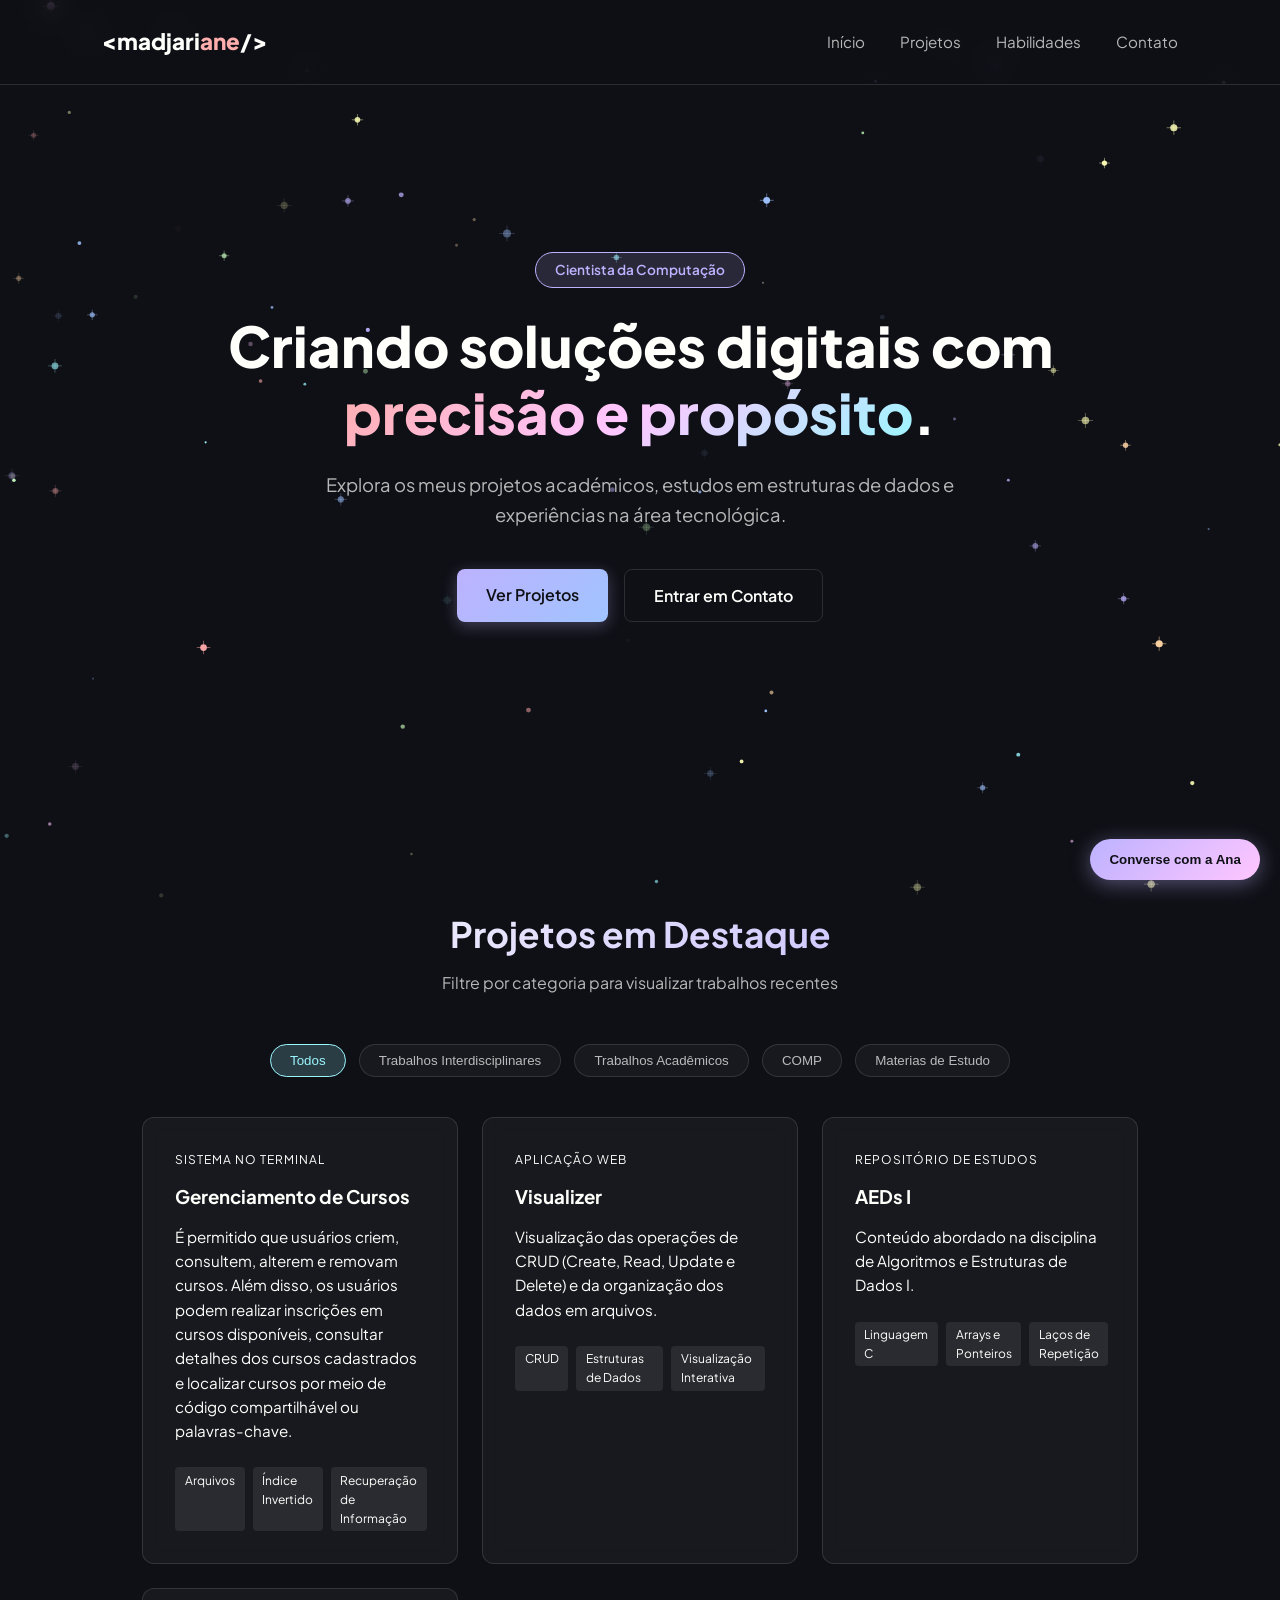
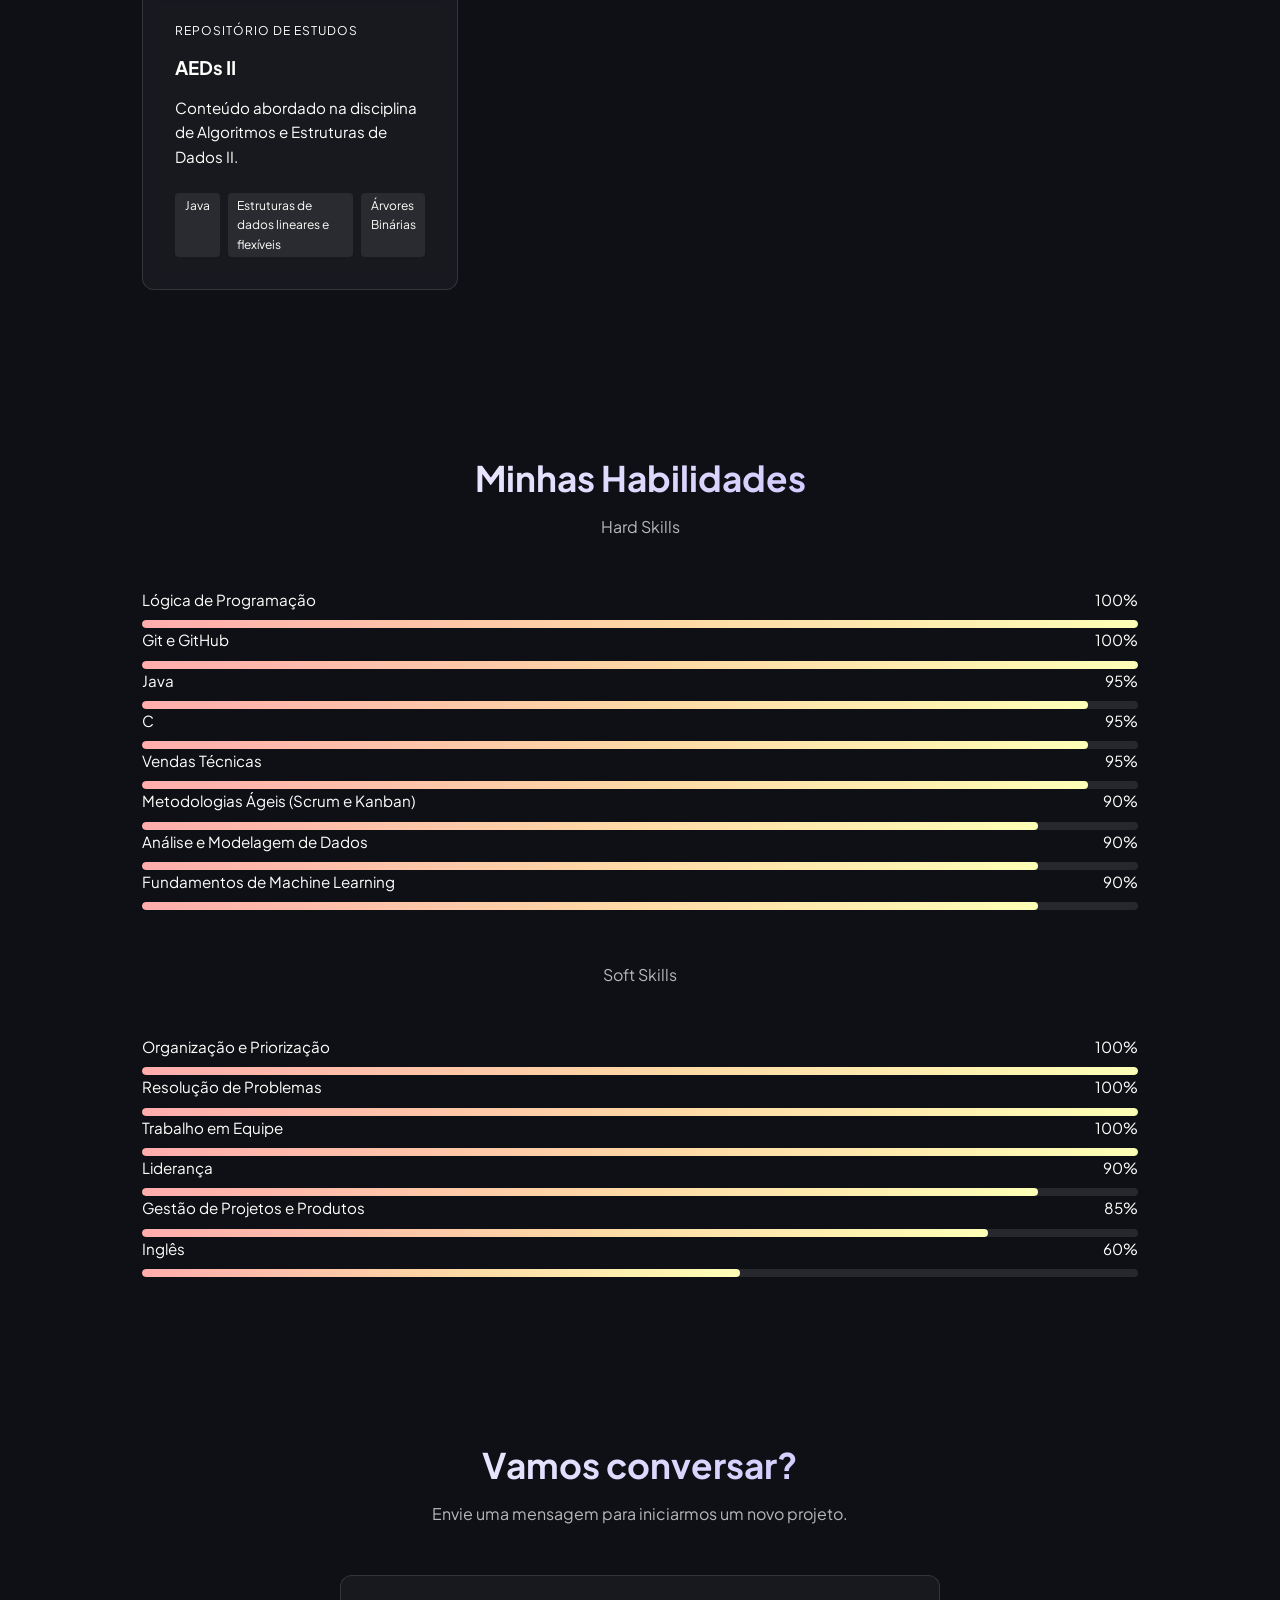
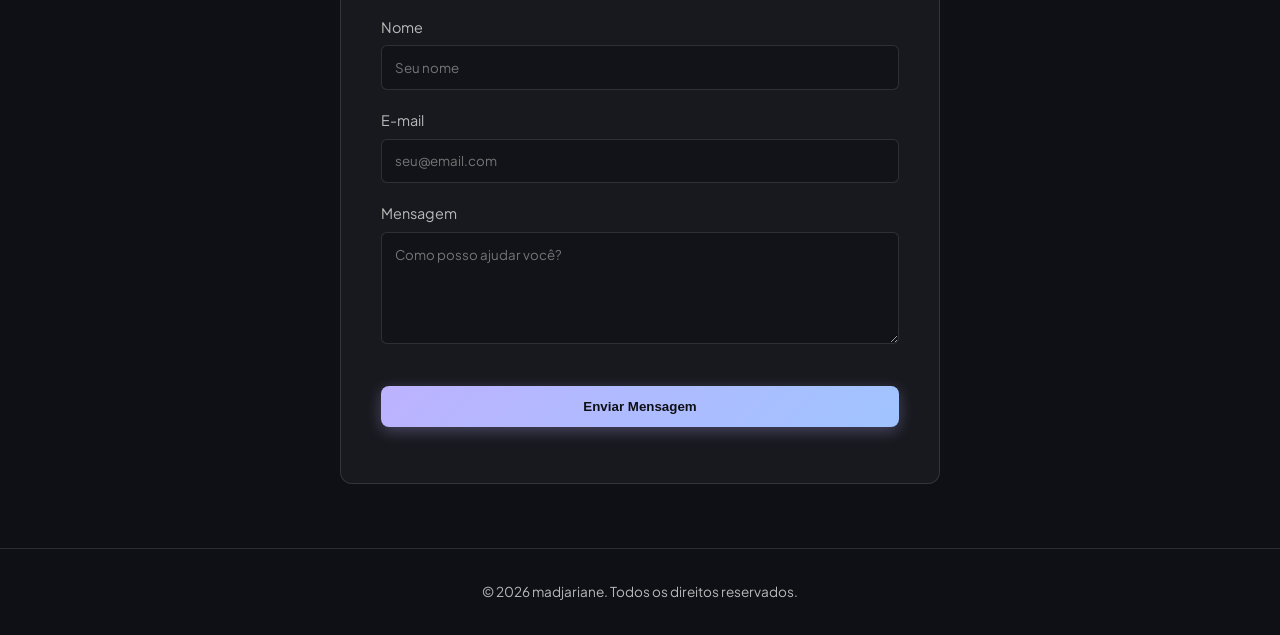
<file: index.html>
<!DOCTYPE html>
<html lang="pt-BR">
<head>
  <meta charset="UTF-8">
  <meta name="viewport" content="width=device-width, initial-scale=1.0">
  <title>madjariane</title>
  
  <!-- Fonte do Google Fonts -->
  <link rel="preconnect" href="https://fonts.googleapis.com">
  <link rel="preconnect" href="https://fonts.gstatic.com" crossorigin>
  <link href="https://fonts.googleapis.com/css2?family=Plus+Jakarta+Sans:wght@300;400;500;600;700;800&display=swap" rel="stylesheet">
  
  <!-- Arquivo CSS Externo -->
  <link rel="stylesheet" href="style.css">
</head>
<body>

  <!-- Canvas de Fundo (Sparkles) -->
  <canvas id="bg-canvas"></canvas>

  <!-- Cabeçalho / Navegação -->
  <header class="navbar">
    <div class="logo">&lt;madjari<span>ane</span>/&gt;</div>
    <nav>
      <a href="#hero">Início</a>
      <a href="#projects">Projetos</a>
      <a href="#skills">Habilidades</a>
      <a href="#contact">Contato</a>
    </nav>
  </header>

  <main>
    <!-- Seção Hero -->
    <section id="hero" class="hero">
      <div class="hero-content">
        <span class="badge">Cientista da Computação</span>
        <h1>Criando soluções digitais com <span>precisão e propósito</span>.</h1>
        <p>Explora os meus projetos académicos, estudos em estruturas de dados e experiências na área tecnológica.</p>
        <div class="hero-actions">
          <a href="#projects" class="btn btn-primary">Ver Projetos</a>
          <a href="#contact" class="btn btn-secondary">Entrar em Contato</a>
        </div>
      </div>
    </section>

    <!-- Seção Projetos -->
    <section id="projects" class="projects">
      <div class="section-title">
        <h2>Projetos em Destaque</h2>
        <p>Filtre por categoria para visualizar trabalhos recentes</p>
      </div>

      <div class="filter-bar">
        <button class="filter-btn active" data-filter="all">Todos</button>
        <button class="filter-btn" data-filter="ti">Trabalhos Interdisciplinares</button>
        <button class="filter-btn" data-filter="ta">Trabalhos Acadêmicos</button>
        <button class="filter-btn" data-filter="comp">COMP</button>
        <button class="filter-btn" data-filter="me">Materias de Estudo</button>
        </div>

        <div class="projects-grid">
        
        <!-- ti -->


        <!-- ta -->
        <a href="https://github.com/anemadjarian/AEDs3.git" target="_blank" rel="noopener noreferrer" class="project-card" data-category="ta">
            <div class="card-tag">Sistema no Terminal</div>
            <h3>Gerenciamento de Cursos</h3>
            <p>É permitido que usuários criem, consultem, alterem e removam cursos. Além disso, os usuários podem realizar inscrições em cursos disponíveis, consultar detalhes dos cursos cadastrados e localizar cursos por meio de código compartilhável ou palavras-chave.</p>
            <div class="card-techs">
            <span>Arquivos</span>
            <span>Índice Invertido</span>
            <span>Recuperação de Informação</span>
            </div>
        </a>

        <a href="https://anemadjarian.github.io/Visualizer/" target="_blank" rel="noopener noreferrer" class="project-card" data-category="ta">
            <div class="card-tag">Aplicação Web</div>
            <h3>Visualizer</h3>
            <p>Visualização das operações de CRUD (Create, Read, Update e Delete) e da organização dos dados em arquivos.</p>
            <div class="card-techs">
            <span>CRUD</span>
            <span>Estruturas de Dados</span>
            <span>Visualização Interativa</span>
            </div>
        </a>

        <!-- comp -->

        <!-- me -->
         <a href="https://github.com/anemadjarian/AEDs1.git" target="_blank" rel="noopener noreferrer" class="project-card" data-category="me">
            <div class="card-tag">Repositório de Estudos</div>
            <h3>AEDs I</h3>
            <p>Conteúdo abordado na disciplina de Algoritmos e Estruturas de Dados I.</p>
            <div class="card-techs">
            <span>Linguagem C</span>
            <span>Arrays e Ponteiros</span>
            <span>Laços de Repetição</span>
            </div>
        </a>

        <a href="https://github.com/anemadjarian/AEDs2.git" target="_blank" rel="noopener noreferrer" class="project-card" data-category="me">
            <div class="card-tag">Repositório de Estudos</div>
            <h3>AEDs II</h3>
            <p>Conteúdo abordado na disciplina de Algoritmos e Estruturas de Dados II.</p>
            <div class="card-techs">
            <span>Java</span>
            <span>Estruturas de dados lineares e flexíveis</span>
            <span>Árvores Binárias</span>
            </div>
        </a>

        </div>
    </section>

    <!-- Seção Habilidades -->
    <section id="skills" class="skills">
      <div class="section-title">
        <h2>Minhas Habilidades</h2>
        <p>Hard Skills</p>
      </div>

        <div class="skill-item">
          <div class="skill-info">
            <span>Lógica de Programação</span>
            <span>100%</span>
          </div>
          <div class="skill-bar"><div class="skill-progress" style="width: 100%;"></div></div>
        </div>

        <div class="skill-item">
          <div class="skill-info">
            <span>Git e GitHub</span>
            <span>100%</span>
          </div>
          <div class="skill-bar"><div class="skill-progress" style="width: 100%;"></div></div>
        </div>

        <div class="skill-item">
          <div class="skill-info">
            <span>Java</span>
            <span>95%</span>
          </div>
          <div class="skill-bar"><div class="skill-progress" style="width: 95%;"></div></div>
        </div>

        <div class="skill-item">
          <div class="skill-info">
            <span>C</span>
            <span>95%</span>
          </div>
          <div class="skill-bar"><div class="skill-progress" style="width: 95%;"></div></div>
        </div>

        <div class="skill-item">
          <div class="skill-info">
            <span>Vendas Técnicas</span>
            <span>95%</span>
          </div>
          <div class="skill-bar"><div class="skill-progress" style="width: 95%;"></div></div>
        </div>
      </div>

        <div class="skill-item">
          <div class="skill-info">
            <span>Metodologias Ágeis (Scrum e Kanban)</span>
            <span>90%</span>
          </div>
          <div class="skill-bar"><div class="skill-progress" style="width: 90%;"></div></div>
        </div>

        <div class="skill-item">
          <div class="skill-info">
            <span>Análise e Modelagem de Dados</span>
            <span>90%</span>
          </div>
          <div class="skill-bar"><div class="skill-progress" style="width: 90%;"></div></div>
        </div>

        <div class="skill-item">
          <div class="skill-info">
            <span>Fundamentos de Machine Learning</span>
            <span>90%</span>
          </div>
          <div class="skill-bar"><div class="skill-progress" style="width: 90%;"></div></div>
        </div>

        <div class="section-title">
        </br></br>
        <p>Soft Skills</p>
      </div>

      <div class="skill-item">
          <div class="skill-info">
            <span>Organização e Priorização</span>
            <span>100%</span>
          </div>
          <div class="skill-bar"><div class="skill-progress" style="width: 100%;"></div></div>
        </div>

        <div class="skill-item">
          <div class="skill-info">
            <span>Resolução de Problemas</span>
            <span>100%</span>
          </div>
          <div class="skill-bar"><div class="skill-progress" style="width: 100%;"></div></div>
        </div>

        <div class="skill-item">
          <div class="skill-info">
            <span>Trabalho em Equipe</span>
            <span>100%</span>
          </div>
          <div class="skill-bar"><div class="skill-progress" style="width: 100%;"></div></div>
        </div>

        <div class="skill-item">
          <div class="skill-info">
            <span>Liderança</span>
            <span>90%</span>
          </div>
          <div class="skill-bar"><div class="skill-progress" style="width: 90%;"></div></div>
        </div>

        <div class="skill-item">
          <div class="skill-info">
            <span>Gestão de Projetos e Produtos</span>
            <span>85%</span>
          </div>
          <div class="skill-bar"><div class="skill-progress" style="width: 85%;"></div></div>
        </div>

        <div class="skill-item">
          <div class="skill-info">
            <span>Inglês</span>
            <span>60%</span>
          </div>
          <div class="skill-bar"><div class="skill-progress" style="width: 60%;"></div></div>
        </div>

      
    </section>


    <!-- Seção Contato -->
    <section id="contact" class="contact">
      <div class="section-title">
        <h2>Vamos conversar?</h2>
        <p>Envie uma mensagem para iniciarmos um novo projeto.</p>
      </div>

      <form id="contact-form" class="contact-form">
        <div class="form-group">
          <label for="name">Nome</label>
          <input type="text" id="name" required placeholder="Seu nome">
        </div>
        <div class="form-group">
          <label for="email">E-mail</label>
          <input type="email" id="email" required placeholder="seu@email.com">
        </div>
        <div class="form-group">
          <label for="message">Mensagem</label>
          <textarea id="message" rows="5" required placeholder="Como posso ajudar você?"></textarea>
        </div>
        <button type="submit" class="btn btn-primary btn-full">Enviar Mensagem</button>
        <p id="form-status" class="form-status"></p>
      </form>
    </section>
  </main>

  <footer>
    <p>&copy; 2026 madjariane. Todos os direitos reservados.</p>
  </footer>

  <!-- Widget do Chatbot de IA -->
  <div id="ai-chat-widget" class="ai-widget">
    <button id="ai-chat-toggle" class="ai-toggle-btn">Converse com a Ana</button>
    
    <div id="ai-chat-box" class="ai-chat-box hidden">
      <div class="ai-chat-header">
        <span>Assistente da Ane</span>
        <button id="ai-chat-close">&times;</button>
      </div>
      <div id="ai-messages" class="ai-messages">
        <div class="message ai-msg">Olá! Sou a Ana, a assistente virtual da Ane. Como posso te ajudar?</div>
      </div>
      <div class="ai-input-area">
        <input type="text" id="ai-input" placeholder="Pergunte algo sobre a Ane...">
        <button id="ai-send-btn">Enviar</button>
      </div>
    </div>
  </div>

  <!-- Arquivo JavaScript Externo -->
  <script src="script.js"></script>
</body>
</html>
</file>
<file: style.css>
:root {
  /* Paleta Pastel Transcrita */
  --powder-blush: #ffadadff;
  --apricot-cream: #ffd6a5ff;
  --cream: #fdffb6ff;
  --tea-green: #caffbfff;
  --electric-aqua: #9bf6ffff;
  --baby-blue-ice: #a0c4ffff;
  --periwinkle: #bdb2ffff;
  --mauve: #ffc6ffff;
  --porcelain: #fffffcff;

  /* Cores de suporte */
  --bg-dark: #0f1016;
  --bg-card: rgba(255, 255, 252, 0.04);
  --border-light: rgba(255, 255, 252, 0.12);
  --text-main: #fffffc;
  --text-muted: rgba(255, 255, 252, 0.7);
}

* {
  box-sizing: border-box;
  margin: 0;
  padding: 0;
}

body {
  font-family: 'Plus Jakarta Sans', sans-serif;
  background-color: var(--bg-dark);
  color: var(--text-main);
  overflow-x: hidden;
  position: relative;
  line-height: 1.6;
}

/* Canvas de Fundo Animado */
#bg-canvas {
  position: fixed;
  top: 0;
  left: 0;
  width: 100vw;
  height: 100vh;
  z-index: -1;
  pointer-events: none;
}

/* Barra de Navegação */
.navbar {
  display: flex;
  justify-content: space-between;
  align-items: center;
  padding: 1.5rem 8%;
  background: rgba(15, 16, 22, 0.7);
  backdrop-filter: blur(12px);
  position: fixed;
  top: 0;
  width: 100%;
  z-index: 100;
  border-bottom: 1px solid var(--border-light);
}

.logo {
  font-weight: 800;
  font-size: 1.4rem;
  color: var(--porcelain);
}

.logo span {
  color: var(--powder-blush);
}

.navbar nav a {
  color: var(--text-muted);
  text-decoration: none;
  margin-left: 2rem;
  transition: color 0.3s ease;
  font-size: 0.95rem;
}

.navbar nav a:hover {
  color: var(--electric-aqua);
}

/* Layout Geral de Seções */
section {
  padding: 6rem 8% 4rem;
  max-width: 1200px;
  margin: 0 auto;
}

.section-title {
  text-align: center;
  margin-bottom: 3rem;
}

.section-title h2 {
  font-size: 2.2rem;
  background: linear-gradient(135deg, var(--porcelain), var(--periwinkle));
  -webkit-background-clip: text;
  -webkit-text-fill-color: transparent;
  margin-bottom: 0.5rem;
}

.section-title p {
  color: var(--text-muted);
}

/* Seção Hero */
.hero {
  min-height: 90vh;
  display: flex;
  align-items: center;
  justify-content: center;
  text-align: center;
  padding-top: 8rem;
}

.badge {
  display: inline-block;
  padding: 0.4rem 1.2rem;
  background: rgba(189, 178, 255, 0.15);
  border: 1px solid var(--periwinkle);
  border-radius: 50px;
  color: var(--periwinkle);
  font-size: 0.85rem;
  font-weight: 600;
  margin-bottom: 1.5rem;
}

.hero h1 {
  font-size: 3.5rem;
  font-weight: 800;
  line-height: 1.2;
  margin-bottom: 1.5rem;
}

.hero h1 span {
  background: linear-gradient(135deg, var(--powder-blush), var(--mauve), var(--electric-aqua));
  -webkit-background-clip: text;
  -webkit-text-fill-color: transparent;
}

.hero p {
  font-size: 1.15rem;
  color: var(--text-muted);
  max-width: 650px;
  margin: 0 auto 2.5rem;
}

/* Botões */
.hero-actions {
  display: flex;
  gap: 1rem;
  justify-content: center;
}

.btn {
  padding: 0.8rem 1.8rem;
  border-radius: 8px;
  text-decoration: none;
  font-weight: 600;
  transition: transform 0.2s ease, box-shadow 0.2s ease;
  cursor: pointer;
  border: none;
}

.btn:hover {
  transform: translateY(-2px);
}

.btn-primary {
  background: linear-gradient(135deg, var(--periwinkle), var(--baby-blue-ice));
  color: var(--bg-dark);
  box-shadow: 0 4px 15px rgba(189, 178, 255, 0.3);
}

.btn-secondary {
  background: transparent;
  color: var(--porcelain);
  border: 1px solid var(--border-light);
}

/* Projetos */
.filter-bar {
  display: flex;
  justify-content: center;
  gap: 0.8rem;
  margin-bottom: 2.5rem;
}

.filter-btn {
  background: var(--bg-card);
  border: 1px solid var(--border-light);
  color: var(--text-muted);
  padding: 0.5rem 1.2rem;
  border-radius: 20px;
  cursor: pointer;
  transition: all 0.3s ease;
}

.filter-btn.active, .filter-btn:hover {
  background: rgba(155, 246, 255, 0.2);
  border-color: var(--electric-aqua);
  color: var(--electric-aqua);
}

.projects-grid {
  display: grid;
  grid-template-columns: repeat(auto-fit, minmax(300px, 1fr));
  gap: 1.5rem;
}

.project-card {
  background: var(--bg-card);
  border: 1px solid var(--border-light);
  border-radius: 12px;
  padding: 2rem;
  backdrop-filter: blur(8px);
  transition: opacity 0.3s ease, transform 0.3s ease;
}

.project-card:hover {
  border-color: var(--mauve);
  transform: translateY(-4px);
}

.card-tag {
  font-size: 0.75rem;
  color: var(--apricot-cream);
  text-transform: uppercase;
  letter-spacing: 1px;
  margin-bottom: 0.8rem;
}

.project-card h3 {
  margin-bottom: 0.8rem;
  color: var(--porcelain);
}

.project-card p {
  color: var(--text-muted);
  font-size: 0.95rem;
  margin-bottom: 1.5rem;
}

.card-techs {
  display: flex;
  gap: 0.5rem;
}

.card-techs span {
  font-size: 0.75rem;
  background: rgba(255, 255, 252, 0.08);
  padding: 0.2rem 0.6rem;
  border-radius: 4px;
  color: var(--tea-green);
}

/* Habilidades */
.skills-grid {
  display: flex;
  flex-direction: column;
  gap: 1.5rem;
  max-width: 700px;
  margin: 0 auto;
}

.skill-info {
  display: flex;
  justify-content: space-between;
  margin-bottom: 0.5rem;
  font-size: 0.95rem;
}

.skill-bar {
  height: 8px;
  background: rgba(255, 255, 252, 0.1);
  border-radius: 4px;
  overflow: hidden;
}

.skill-progress {
  height: 100%;
  background: linear-gradient(90deg, var(--powder-blush), var(--apricot-cream), var(--cream));
  border-radius: 4px;
}

/* Contato */
.contact-form {
  max-width: 600px;
  margin: 0 auto;
  background: var(--bg-card);
  padding: 2.5rem;
  border-radius: 12px;
  border: 1px solid var(--border-light);
}

.form-group {
  margin-bottom: 1.2rem;
}

.form-group label {
  display: block;
  margin-bottom: 0.4rem;
  font-size: 0.9rem;
  color: var(--text-muted);
}

.form-group input, .form-group textarea {
  width: 100%;
  padding: 0.8rem;
  background: rgba(15, 16, 22, 0.6);
  border: 1px solid var(--border-light);
  border-radius: 6px;
  color: var(--porcelain);
  font-family: inherit;
}

.form-group input:focus, .form-group textarea:focus {
  outline: none;
  border-color: var(--electric-aqua);
}

.btn-full {
  width: 100%;
  margin-top: 1rem;
}

.form-status {
  text-align: center;
  margin-top: 1rem;
  font-size: 0.9rem;
  color: var(--tea-green);
}

footer {
  text-align: center;
  padding: 2rem;
  color: var(--text-muted);
  font-size: 0.85rem;
  border-top: 1px solid var(--border-light);
}

a.project-card,
a.project-card * {
  text-decoration: none !important;
  color: inherit;
}

/* AI Chatbot Widget */
.ai-widget {
  position: fixed;
  bottom: 20px;
  right: 20px;
  z-index: 1000;
}

.ai-toggle-btn {
  background: linear-gradient(135deg, var(--periwinkle), var(--mauve));
  color: var(--bg-dark);
  border: none;
  padding: 0.8rem 1.2rem;
  border-radius: 30px;
  font-weight: 700;
  cursor: pointer;
  box-shadow: 0 4px 20px rgba(189, 178, 255, 0.4);
  transition: transform 0.2s ease;
}

.ai-toggle-btn:hover {
  transform: scale(1.05);
}

.ai-chat-box {
  width: 320px;
  height: 420px;
  background: rgba(15, 16, 22, 0.95);
  border: 1px solid var(--border-light);
  border-radius: 12px;
  backdrop-filter: blur(16px);
  display: flex;
  flex-direction: column;
  position: absolute;
  bottom: 60px;
  right: 0;
  box-shadow: 0 10px 30px rgba(0, 0, 0, 0.5);
  overflow: hidden;
}

.ai-chat-box.hidden {
  display: none;
}

.ai-chat-header {
  background: rgba(255, 255, 252, 0.05);
  padding: 0.8rem 1rem;
  display: flex;
  justify-content: space-between;
  align-items: center;
  border-bottom: 1px solid var(--border-light);
  font-weight: 600;
}

.ai-chat-header button {
  background: none;
  border: none;
  color: var(--porcelain);
  font-size: 1.2rem;
  cursor: pointer;
}

.ai-messages {
  flex: 1;
  padding: 1rem;
  overflow-y: auto;
  display: flex;
  flex-direction: column;
  gap: 0.8rem;
  font-size: 0.85rem;
}

.message {
  padding: 0.6rem 0.9rem;
  border-radius: 8px;
  max-width: 85%;
}

.ai-msg {
  background: rgba(189, 178, 255, 0.15);
  border: 1px solid var(--periwinkle);
  color: var(--porcelain);
  align-self: flex-start;
}

.user-msg {
  background: linear-gradient(135deg, var(--periwinkle), var(--baby-blue-ice));
  color: var(--bg-dark);
  align-self: flex-end;
  font-weight: 500;
}

.ai-input-area {
  padding: 0.8rem;
  display: flex;
  gap: 0.5rem;
  border-top: 1px solid var(--border-light);
}

.ai-input-area input {
  flex: 1;
  background: rgba(255, 255, 252, 0.05);
  border: 1px solid var(--border-light);
  border-radius: 6px;
  padding: 0.5rem;
  color: var(--porcelain);
  font-size: 0.85rem;
}

.ai-input-area button {
  background: var(--electric-aqua);
  border: none;
  color: var(--bg-dark);
  padding: 0.5rem 0.8rem;
  border-radius: 6px;
  font-weight: 600;
  cursor: pointer;
}
</file>
